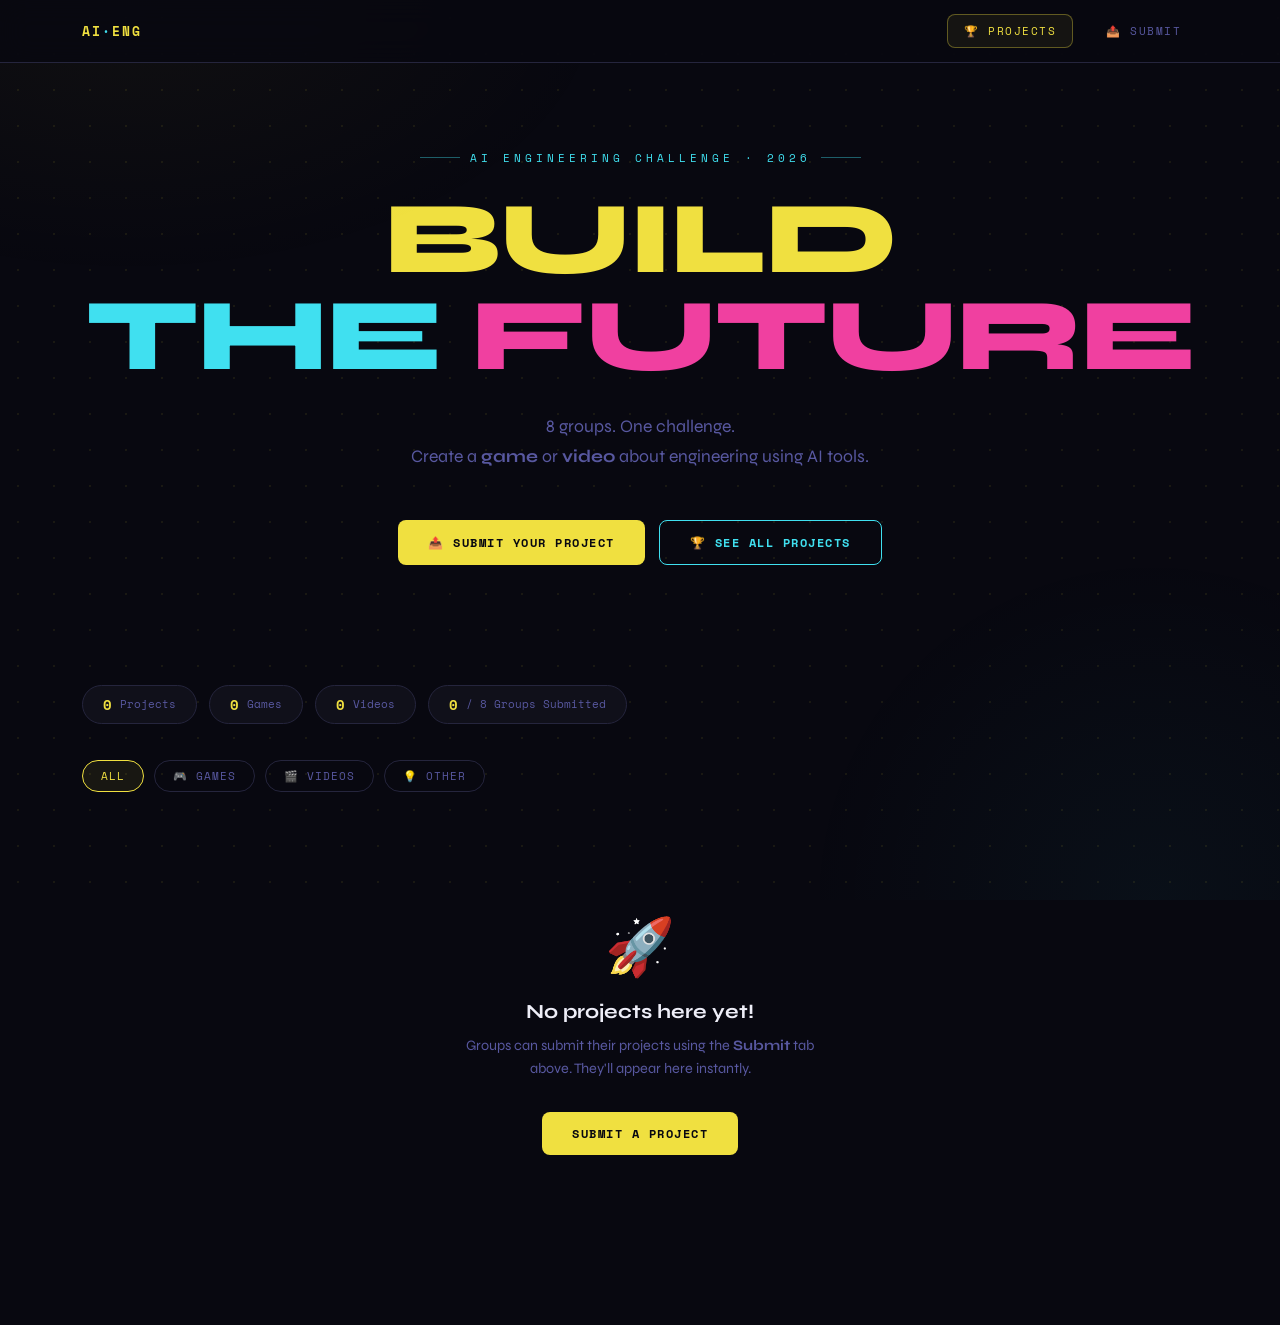
<file: engineering-day-ai (1)/site/index.html>
<!DOCTYPE html>
<html lang="en">
<head>
  <meta charset="UTF-8" />
  <meta name="viewport" content="width=device-width, initial-scale=1.0" />
  <meta name="description" content="AI Engineering Challenge 2026 — student project showcase" />
  <title>AI Engineering Challenge 2026</title>
  <link rel="stylesheet" href="css/style.css" />
</head>
<body>

  <!-- ── NAV ─────────────────────────────────────────────── -->
  <nav class="nav">
    <div class="nav-inner">
      <span class="nav-logo">AI<span>·</span>ENG</span>
      <a href="index.html"  class="nav-link active">🏆 Projects</a>
      <a href="submit.html" class="nav-link">📤 Submit</a>
    </div>
  </nav>

  <!-- ── HERO ─────────────────────────────────────────────── -->
  <section class="hero">
    <div class="hero-eyebrow anim anim-d1">AI Engineering Challenge · 2026</div>

    <h1 class="hero-title anim anim-d2">
      <span class="accent-y">BUILD</span><br>
      <span class="accent-b">THE</span>
      <span class="accent-p">FUTURE</span>
    </h1>

    <p class="hero-sub anim anim-d3">
      8 groups. One challenge.<br>
      Create a <strong>game</strong> or <strong>video</strong> about engineering using AI tools.
    </p>

    <div class="hero-btns anim anim-d4">
      <a href="submit.html" class="btn btn-primary">📤 Submit Your Project</a>
      <a href="#projects"   class="btn btn-outline">🏆 See All Projects</a>
    </div>
  </section>

  <!-- ── PROJECTS SECTION ──────────────────────────────────── -->
  <main class="wrapper" id="projects" style="padding-top:48px;padding-bottom:80px;">

    <!-- Stats -->
    <div class="stats-row">
      <div class="stat-chip">
        <strong id="stat-total">0</strong> Projects
      </div>
      <div class="stat-chip">
        <strong id="stat-games">0</strong> Games
      </div>
      <div class="stat-chip">
        <strong id="stat-videos">0</strong> Videos
      </div>
      <div class="stat-chip">
        <strong id="stat-groups">0</strong> / 8 Groups Submitted
      </div>
    </div>

    <!-- Filters -->
    <div class="filter-bar">
      <button class="filter-chip active" onclick="setFilter('all',   this)">All</button>
      <button class="filter-chip"        onclick="setFilter('game',  this)">🎮 Games</button>
      <button class="filter-chip"        onclick="setFilter('video', this)">🎬 Videos</button>
      <button class="filter-chip"        onclick="setFilter('other', this)">💡 Other</button>
    </div>

    <!-- Cards -->
    <div class="projects-grid" id="projects-grid">
      <!-- injected by projects.js -->
    </div>

  </main>

  <!-- ── MODAL ─────────────────────────────────────────────── -->
  <div class="modal-overlay" id="modal-overlay">
    <div class="modal" role="dialog" aria-modal="true" aria-labelledby="modal-title">

      <div class="modal-stripe" id="modal-stripe"></div>

      <div class="modal-inner">
        <div class="modal-header">
          <h2 class="modal-title" id="modal-title"></h2>
          <button class="modal-close" onclick="closeModal()" aria-label="Close">✕</button>
        </div>

        <div class="modal-badges" id="modal-badges"></div>

        <p class="modal-desc" id="modal-desc"></p>

        <div class="modal-section" id="modal-tools-section">
          <div class="modal-label">AI Tools Used</div>
          <div class="modal-value" id="modal-tools-value"></div>
        </div>

        <div class="modal-section" id="modal-members-section">
          <div class="modal-label">Team Members</div>
          <div class="modal-value" id="modal-members-value"></div>
        </div>

        <div class="modal-links" id="modal-links"></div>
      </div>

    </div>
  </div>

  <!-- ── TOAST ─────────────────────────────────────────────── -->
  <div class="toast" id="toast" role="alert" aria-live="polite"></div>

  <!-- ── SCRIPTS ───────────────────────────────────────────── -->
  <script src="js/data.js"></script>
  <script src="js/ui.js"></script>
  <script src="js/projects.js"></script>
  <script>
    // Boot
    document.addEventListener('DOMContentLoaded', renderProjects);
  </script>

</body>
</html>
</file>
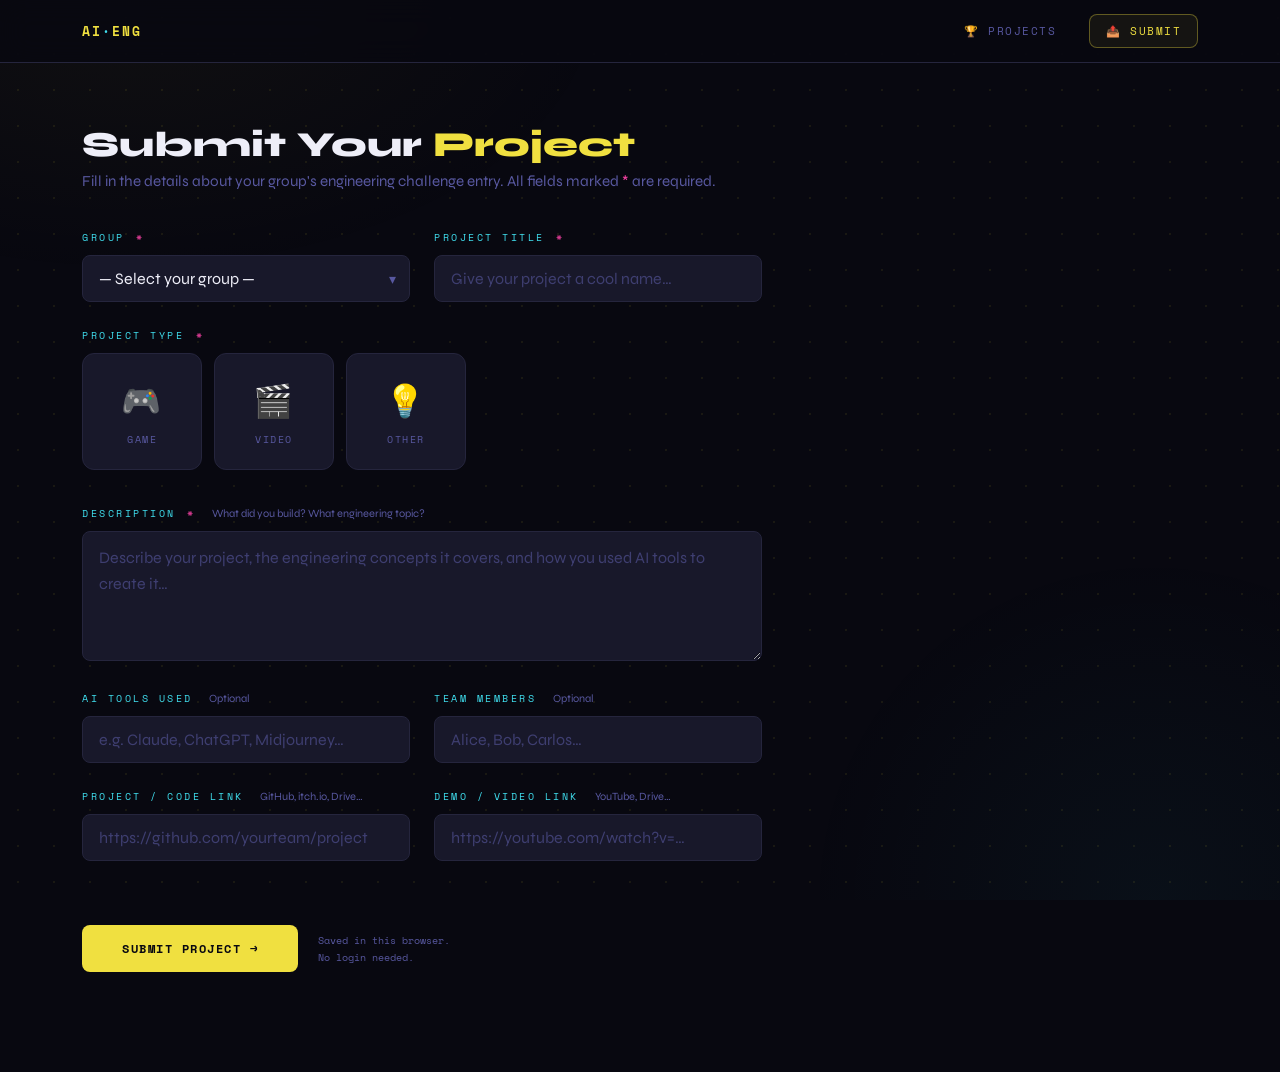
<file: engineering-day-ai (1)/site/submit.html>
<!DOCTYPE html>
<html lang="en">
<head>
  <meta charset="UTF-8" />
  <meta name="viewport" content="width=device-width, initial-scale=1.0" />
  <meta name="description" content="Submit your AI Engineering Challenge project" />
  <title>Submit Project — AI Engineering Challenge 2026</title>
  <link rel="stylesheet" href="css/style.css" />
  <style>
    /* ── extra error state ── */
    .field.field-error input,
    .field.field-error textarea,
    .field.field-error select {
      border-color: var(--accent-p);
      box-shadow: 0 0 0 3px rgba(240,64,160,.12);
    }

    .field.field-error label { color: var(--accent-p); }

    /* type-picker error */
    .field.field-error .type-picker .type-option label {
      border-color: rgba(240,64,160,.35);
    }
  </style>
</head>
<body>

  <!-- ── NAV ─────────────────────────────────────────────── -->
  <nav class="nav">
    <div class="nav-inner">
      <span class="nav-logo">AI<span>·</span>ENG</span>
      <a href="index.html"  class="nav-link">🏆 Projects</a>
      <a href="submit.html" class="nav-link active">📤 Submit</a>
    </div>
  </nav>

  <!-- ── MAIN ─────────────────────────────────────────────── -->
  <main class="wrapper" style="padding-top:60px;padding-bottom:100px;">

    <div class="form-wrap">

      <div class="section-head anim anim-d1">
        <h2>Submit Your <span class="accent-y">Project</span></h2>
        <p>Fill in the details about your group's engineering challenge entry. All fields marked <span style="color:var(--accent-p)">*</span> are required.</p>
      </div>

      <form id="submit-form" novalidate>

        <div class="form-grid">

          <!-- Group -->
          <div class="field anim anim-d2">
            <label for="f-group">Group <span class="req">*</span></label>
            <div class="select-wrap">
              <select id="f-group" name="group">
                <option value="">— Select your group —</option>
                <option value="Group 1">Group 1</option>
                <option value="Group 2">Group 2</option>
                <option value="Group 3">Group 3</option>
                <option value="Group 4">Group 4</option>
                <option value="Group 5">Group 5</option>
                <option value="Group 6">Group 6</option>
                <option value="Group 7">Group 7</option>
                <option value="Group 8">Group 8</option>
              </select>
            </div>
          </div>

          <!-- Title -->
          <div class="field anim anim-d2">
            <label for="f-title">Project Title <span class="req">*</span></label>
            <input
              type="text"
              id="f-title"
              name="title"
              placeholder="Give your project a cool name…"
              autocomplete="off"
              maxlength="120"
            />
          </div>

          <!-- Type — full width -->
          <div class="field field-full anim anim-d3" id="field-type">
            <label>Project Type <span class="req">*</span></label>
            <div class="type-picker">
              <div class="type-option">
                <input type="radio" name="type" id="t-game"  value="game"  />
                <label for="t-game">
                  <span class="ticon">🎮</span>
                  Game
                </label>
              </div>
              <div class="type-option">
                <input type="radio" name="type" id="t-video" value="video" />
                <label for="t-video">
                  <span class="ticon">🎬</span>
                  Video
                </label>
              </div>
              <div class="type-option">
                <input type="radio" name="type" id="t-other" value="other" />
                <label for="t-other">
                  <span class="ticon">💡</span>
                  Other
                </label>
              </div>
            </div>
          </div>

          <!-- Description — full width -->
          <div class="field field-full anim anim-d3">
            <label for="f-desc">
              Description <span class="req">*</span>
              <span class="hint">What did you build? What engineering topic?</span>
            </label>
            <textarea
              id="f-desc"
              name="description"
              placeholder="Describe your project, the engineering concepts it covers, and how you used AI tools to create it…"
              maxlength="1200"
            ></textarea>
          </div>

          <!-- AI Tools -->
          <div class="field anim anim-d4">
            <label for="f-tools">
              AI Tools Used
              <span class="hint">Optional</span>
            </label>
            <input
              type="text"
              id="f-tools"
              name="tools"
              placeholder="e.g. Claude, ChatGPT, Midjourney…"
              autocomplete="off"
            />
          </div>

          <!-- Team Members -->
          <div class="field anim anim-d4">
            <label for="f-members">
              Team Members
              <span class="hint">Optional</span>
            </label>
            <input
              type="text"
              id="f-members"
              name="members"
              placeholder="Alice, Bob, Carlos…"
              autocomplete="off"
            />
          </div>

          <!-- Project / Code Link -->
          <div class="field anim anim-d5">
            <label for="f-link1">
              Project / Code Link
              <span class="hint">GitHub, itch.io, Drive…</span>
            </label>
            <input
              type="url"
              id="f-link1"
              name="link1"
              placeholder="https://github.com/yourteam/project"
            />
          </div>

          <!-- Demo / Video Link -->
          <div class="field anim anim-d5">
            <label for="f-link2">
              Demo / Video Link
              <span class="hint">YouTube, Drive…</span>
            </label>
            <input
              type="url"
              id="f-link2"
              name="link2"
              placeholder="https://youtube.com/watch?v=…"
            />
          </div>

        </div><!-- /form-grid -->

        <div class="form-actions anim anim-d5">
          <button type="submit" class="btn btn-primary btn-submit">
            Submit Project →
          </button>
          <p class="form-note">
            Saved in this browser.<br>
            No login needed.
          </p>
        </div>

      </form>
    </div><!-- /form-wrap -->

  </main>

  <!-- ── TOAST ─────────────────────────────────────────────── -->
  <div class="toast" id="toast" role="alert" aria-live="polite"></div>

  <!-- ── SCRIPTS ───────────────────────────────────────────── -->
  <script src="js/data.js"></script>
  <script src="js/ui.js"></script>
  <script src="js/submit.js"></script>

</body>
</html>
</file>
<file: engineering-day-ai (1)/site/css/style.css>
/* ============================================================
   AI ENGINEERING CHALLENGE — style.css
   ============================================================ */

@import url('https://fonts.googleapis.com/css2?family=Space+Mono:ital,wght@0,400;0,700;1,400&family=Syne:wght@400;600;700;800&display=swap');

/* ── TOKENS ──────────────────────────────────────────────── */
:root {
  --bg:        #080810;
  --surface:   #10101a;
  --surface2:  #18182a;
  --surface3:  #222238;
  --accent-y:  #f0e040;   /* yellow */
  --accent-b:  #40e0f0;   /* cyan   */
  --accent-p:  #f040a0;   /* pink   */
  --accent-g:  #40f090;   /* green  */
  --text:      #eeeef8;
  --muted:     #5858a0;
  --border:    #25253d;
  --radius-sm: 8px;
  --radius-md: 12px;
  --radius-lg: 18px;
  --font-display: 'Syne', sans-serif;
  --font-mono:    'Space Mono', monospace;
  --transition:   0.22s cubic-bezier(0.4, 0, 0.2, 1);
}

/* ── RESET ───────────────────────────────────────────────── */
*, *::before, *::after { margin: 0; padding: 0; box-sizing: border-box; }

html { scroll-behavior: smooth; }

body {
  font-family: var(--font-display);
  background: var(--bg);
  color: var(--text);
  min-height: 100vh;
  overflow-x: hidden;
  -webkit-font-smoothing: antialiased;
}

/* dot-grid background */
body::before {
  content: '';
  position: fixed;
  inset: 0;
  background-image: radial-gradient(circle, rgba(240,224,64,.08) 1px, transparent 1px);
  background-size: 36px 36px;
  pointer-events: none;
  z-index: 0;
}

/* ambient glow blobs */
body::after {
  content: '';
  position: fixed;
  inset: 0;
  background:
    radial-gradient(ellipse 700px 400px at 10% 0%,  rgba(240,224,64,.04) 0%, transparent 70%),
    radial-gradient(ellipse 500px 500px at 90% 100%, rgba(64,224,240,.04) 0%, transparent 70%);
  pointer-events: none;
  z-index: 0;
}

/* ── TYPOGRAPHY HELPERS ──────────────────────────────────── */
a { text-decoration: none; color: inherit; }
strong { font-weight: 700; }

.mono { font-family: var(--font-mono); }
.accent-y { color: var(--accent-y); }
.accent-b { color: var(--accent-b); }
.accent-p { color: var(--accent-p); }
.accent-g { color: var(--accent-g); }
.muted    { color: var(--muted); }

/* ── LAYOUT ──────────────────────────────────────────────── */
.wrapper {
  position: relative;
  z-index: 1;
  max-width: 1180px;
  margin: 0 auto;
  padding: 0 32px;
}

/* ── ANIMATIONS ──────────────────────────────────────────── */
@keyframes fadeUp {
  from { opacity: 0; transform: translateY(22px); }
  to   { opacity: 1; transform: translateY(0); }
}

@keyframes pulse-ring {
  0%   { transform: scale(1);    opacity: .6; }
  100% { transform: scale(1.45); opacity: 0;  }
}

@keyframes spin {
  to { transform: rotate(360deg); }
}

.anim { opacity: 0; animation: fadeUp .55s forwards; }
.anim-d1 { animation-delay: .10s; }
.anim-d2 { animation-delay: .22s; }
.anim-d3 { animation-delay: .34s; }
.anim-d4 { animation-delay: .46s; }
.anim-d5 { animation-delay: .58s; }

/* ── NAV ─────────────────────────────────────────────────── */
.nav {
  position: sticky;
  top: 0;
  z-index: 200;
  background: rgba(8,8,16,.82);
  backdrop-filter: blur(14px);
  -webkit-backdrop-filter: blur(14px);
  border-bottom: 1px solid var(--border);
}

.nav-inner {
  display: flex;
  align-items: center;
  gap: 16px;
  padding: 14px 32px;
  max-width: 1180px;
  margin: 0 auto;
}

.nav-logo {
  font-family: var(--font-mono);
  font-size: 13px;
  font-weight: 700;
  letter-spacing: 2px;
  color: var(--accent-y);
  text-transform: uppercase;
  margin-right: auto;
}

.nav-logo span { color: var(--accent-b); }

.nav-link {
  font-family: var(--font-mono);
  font-size: 11px;
  letter-spacing: 1.5px;
  text-transform: uppercase;
  color: var(--muted);
  padding: 8px 16px;
  border-radius: var(--radius-sm);
  border: 1.5px solid transparent;
  transition: all var(--transition);
  cursor: pointer;
}

.nav-link:hover {
  color: var(--text);
  border-color: var(--border);
}

.nav-link.active {
  color: var(--accent-y);
  border-color: rgba(240,224,64,.35);
  background: rgba(240,224,64,.06);
}

/* ── HERO ────────────────────────────────────────────────── */
.hero {
  padding: 80px 32px 72px;
  max-width: 1180px;
  margin: 0 auto;
  text-align: center;
}

.hero-eyebrow {
  font-family: var(--font-mono);
  font-size: 11px;
  letter-spacing: 4px;
  text-transform: uppercase;
  color: var(--accent-b);
  margin-bottom: 24px;
  display: inline-flex;
  align-items: center;
  gap: 10px;
}

.hero-eyebrow::before,
.hero-eyebrow::after {
  content: '';
  display: block;
  height: 1px;
  width: 40px;
  background: var(--accent-b);
  opacity: .4;
}

.hero-title {
  font-size: clamp(3rem, 8vw, 6.5rem);
  font-weight: 800;
  line-height: .95;
  letter-spacing: -2px;
  margin-bottom: 28px;
}

.hero-sub {
  font-size: 1.1rem;
  color: var(--muted);
  max-width: 480px;
  margin: 0 auto 48px;
  line-height: 1.7;
}

.hero-btns {
  display: flex;
  gap: 14px;
  justify-content: center;
  flex-wrap: wrap;
}

/* ── BUTTONS ─────────────────────────────────────────────── */
.btn {
  display: inline-flex;
  align-items: center;
  gap: 8px;
  padding: 13px 30px;
  border-radius: var(--radius-sm);
  font-family: var(--font-mono);
  font-size: 12px;
  font-weight: 700;
  letter-spacing: 1.5px;
  text-transform: uppercase;
  cursor: pointer;
  border: none;
  transition: all var(--transition);
  text-decoration: none;
}

.btn-primary {
  background: var(--accent-y);
  color: #080810;
}

.btn-primary:hover {
  background: #fff;
  transform: translateY(-2px);
  box-shadow: 0 8px 28px rgba(240,224,64,.25);
}

.btn-outline {
  background: transparent;
  color: var(--accent-b);
  border: 1.5px solid var(--accent-b);
}

.btn-outline:hover {
  background: var(--accent-b);
  color: #080810;
  transform: translateY(-2px);
  box-shadow: 0 8px 28px rgba(64,224,240,.2);
}

.btn-ghost {
  background: var(--surface2);
  color: var(--muted);
  border: 1.5px solid var(--border);
}

.btn-ghost:hover {
  color: var(--text);
  border-color: var(--muted);
}

/* ── STATS ROW ───────────────────────────────────────────── */
.stats-row {
  display: flex;
  gap: 12px;
  flex-wrap: wrap;
  margin-bottom: 36px;
}

.stat-chip {
  background: var(--surface);
  border: 1px solid var(--border);
  border-radius: 100px;
  padding: 8px 20px;
  font-family: var(--font-mono);
  font-size: 11px;
  color: var(--muted);
  display: flex;
  align-items: center;
  gap: 8px;
}

.stat-chip strong {
  font-size: 14px;
  color: var(--accent-y);
}

/* ── FILTER BAR ──────────────────────────────────────────── */
.filter-bar {
  display: flex;
  gap: 10px;
  margin-bottom: 32px;
  flex-wrap: wrap;
  align-items: center;
}

.filter-chip {
  padding: 7px 18px;
  border-radius: 100px;
  border: 1.5px solid var(--border);
  background: transparent;
  color: var(--muted);
  font-family: var(--font-mono);
  font-size: 11px;
  letter-spacing: 1px;
  text-transform: uppercase;
  cursor: pointer;
  transition: all var(--transition);
}

.filter-chip:hover {
  border-color: var(--accent-y);
  color: var(--accent-y);
}

.filter-chip.active {
  border-color: var(--accent-y);
  color: var(--accent-y);
  background: rgba(240,224,64,.07);
}

/* ── PROJECT GRID ────────────────────────────────────────── */
.projects-grid {
  display: grid;
  grid-template-columns: repeat(auto-fill, minmax(320px, 1fr));
  gap: 22px;
}

/* ── PROJECT CARD ────────────────────────────────────────── */
.project-card {
  background: var(--surface);
  border: 1px solid var(--border);
  border-radius: var(--radius-md);
  overflow: hidden;
  cursor: pointer;
  transition: transform var(--transition), border-color var(--transition), box-shadow var(--transition);
  animation: fadeUp .5s forwards;
}

.project-card:hover {
  transform: translateY(-5px);
  border-color: rgba(240,224,64,.4);
  box-shadow: 0 16px 48px rgba(240,224,64,.08);
}

.card-stripe { height: 5px; }

.card-body { padding: 24px; }

.card-meta {
  display: flex;
  align-items: center;
  justify-content: space-between;
  margin-bottom: 14px;
  gap: 8px;
}

.group-tag {
  font-family: var(--font-mono);
  font-size: 10px;
  letter-spacing: 1.5px;
  color: var(--accent-b);
  background: rgba(64,224,240,.1);
  border: 1px solid rgba(64,224,240,.2);
  padding: 4px 10px;
  border-radius: 4px;
  text-transform: uppercase;
}

.type-badge {
  font-family: var(--font-mono);
  font-size: 10px;
  letter-spacing: 1px;
  padding: 4px 10px;
  border-radius: 4px;
  text-transform: uppercase;
}

.type-game  { background: rgba(240,64,160,.12); color: var(--accent-p); border: 1px solid rgba(240,64,160,.25); }
.type-video { background: rgba(64,224,240,.10); color: var(--accent-b); border: 1px solid rgba(64,224,240,.25); }
.type-other { background: rgba(240,224,64,.10); color: var(--accent-y); border: 1px solid rgba(240,224,64,.25); }

.card-title {
  font-size: 1.15rem;
  font-weight: 700;
  line-height: 1.3;
  margin-bottom: 10px;
}

.card-desc {
  font-size: .875rem;
  color: var(--muted);
  line-height: 1.65;
  margin-bottom: 20px;
  display: -webkit-box;
  -webkit-line-clamp: 3;
  -webkit-box-orient: vertical;
  overflow: hidden;
}

.card-footer {
  display: flex;
  align-items: center;
  gap: 8px;
  flex-wrap: wrap;
}

.card-link {
  display: inline-flex;
  align-items: center;
  gap: 5px;
  font-family: var(--font-mono);
  font-size: 10px;
  letter-spacing: 1px;
  padding: 5px 12px;
  border-radius: 5px;
  border: 1px solid var(--border);
  color: var(--muted);
  text-decoration: none;
  transition: all var(--transition);
  text-transform: uppercase;
}

.card-link:hover {
  border-color: var(--accent-b);
  color: var(--accent-b);
}

.card-date {
  margin-left: auto;
  font-family: var(--font-mono);
  font-size: 10px;
  color: var(--border);
}

/* ── EMPTY STATE ─────────────────────────────────────────── */
.empty-state {
  grid-column: 1 / -1;
  text-align: center;
  padding: 90px 40px;
}

.empty-icon { font-size: 3.5rem; margin-bottom: 18px; }

.empty-state h3 {
  font-size: 1.25rem;
  font-weight: 700;
  margin-bottom: 10px;
}

.empty-state p {
  color: var(--muted);
  font-size: .9rem;
  line-height: 1.6;
  max-width: 360px;
  margin: 0 auto 28px;
}

/* ── SECTION HEADING ─────────────────────────────────────── */
.section-head {
  margin-bottom: 40px;
}

.section-head h2 {
  font-size: 2.2rem;
  font-weight: 800;
  margin-bottom: 6px;
}

.section-head p {
  color: var(--muted);
  font-size: .95rem;
}

/* ── FORM ────────────────────────────────────────────────── */
.form-wrap {
  max-width: 680px;
}

.form-grid {
  display: grid;
  grid-template-columns: 1fr 1fr;
  gap: 0 24px;
}

.form-grid .field-full { grid-column: 1 / -1; }

.field {
  margin-bottom: 26px;
}

.field label {
  display: block;
  font-family: var(--font-mono);
  font-size: 10px;
  letter-spacing: 2.5px;
  text-transform: uppercase;
  color: var(--accent-b);
  margin-bottom: 10px;
}

.field label .req { color: var(--accent-p); margin-left: 3px; }

.field label .hint {
  font-family: var(--font-display);
  font-size: 11px;
  color: var(--muted);
  letter-spacing: 0;
  text-transform: none;
  margin-left: 8px;
}

.field input,
.field textarea,
.field select {
  width: 100%;
  background: var(--surface2);
  border: 1.5px solid var(--border);
  color: var(--text);
  padding: 13px 16px;
  border-radius: var(--radius-sm);
  font-family: var(--font-display);
  font-size: 1rem;
  outline: none;
  transition: border-color var(--transition), box-shadow var(--transition);
  appearance: none;
}

.field input::placeholder,
.field textarea::placeholder { color: var(--muted); opacity: .6; }

.field input:focus,
.field textarea:focus,
.field select:focus {
  border-color: var(--accent-y);
  box-shadow: 0 0 0 3px rgba(240,224,64,.1);
}

.field textarea {
  resize: vertical;
  min-height: 130px;
  line-height: 1.6;
}

.field select option { background: var(--surface2); }

/* custom select arrow */
.select-wrap { position: relative; }
.select-wrap::after {
  content: '▾';
  position: absolute;
  right: 14px;
  top: 50%;
  transform: translateY(-50%);
  color: var(--muted);
  pointer-events: none;
  font-size: 14px;
}

/* ── RADIO TYPE PICKER ───────────────────────────────────── */
.type-picker {
  display: flex;
  gap: 12px;
  flex-wrap: wrap;
}

.type-option input[type=radio] { display: none; }

.type-option label {
  display: flex;
  flex-direction: column;
  align-items: center;
  gap: 8px;
  padding: 22px 28px;
  border: 1.5px solid var(--border);
  border-radius: var(--radius-md);
  cursor: pointer;
  transition: all var(--transition);
  background: var(--surface2);
  min-width: 120px;
  font-family: var(--font-mono);
  font-size: 10px;
  letter-spacing: 1.5px;
  text-transform: uppercase;
  color: var(--muted);
}

.type-option label .ticon { font-size: 2rem; }

.type-option input:checked + label {
  border-color: var(--accent-y);
  color: var(--accent-y);
  background: rgba(240,224,64,.06);
}

.type-option label:hover {
  border-color: var(--accent-y);
  color: var(--accent-y);
}

/* ── FORM SUBMIT ROW ─────────────────────────────────────── */
.form-actions {
  display: flex;
  align-items: center;
  gap: 20px;
  margin-top: 38px;
  flex-wrap: wrap;
}

.form-note {
  font-family: var(--font-mono);
  font-size: 10px;
  color: var(--muted);
  line-height: 1.7;
}

.btn-submit {
  padding: 15px 40px;
  font-size: 12px;
}

/* ── DIVIDER ─────────────────────────────────────────────── */
.divider {
  height: 1px;
  background: var(--border);
  margin: 56px 0;
}

/* ── MODAL ───────────────────────────────────────────────── */
.modal-overlay {
  display: none;
  position: fixed;
  inset: 0;
  background: rgba(8,8,16,.88);
  z-index: 500;
  backdrop-filter: blur(8px);
  -webkit-backdrop-filter: blur(8px);
  align-items: center;
  justify-content: center;
  padding: 24px;
}

.modal-overlay.open { display: flex; }

.modal {
  background: var(--surface);
  border: 1px solid var(--border);
  border-radius: var(--radius-lg);
  max-width: 640px;
  width: 100%;
  max-height: 90vh;
  overflow-y: auto;
  animation: fadeUp .3s forwards;
}

.modal-stripe { height: 7px; border-radius: var(--radius-lg) var(--radius-lg) 0 0; }

.modal-inner { padding: 36px; }

.modal-header {
  display: flex;
  justify-content: space-between;
  align-items: flex-start;
  gap: 16px;
  margin-bottom: 16px;
}

.modal-title { font-size: 1.7rem; font-weight: 800; line-height: 1.2; }

.modal-close {
  background: var(--surface3);
  border: 1px solid var(--border);
  color: var(--muted);
  width: 36px;
  height: 36px;
  border-radius: var(--radius-sm);
  font-size: 18px;
  line-height: 1;
  cursor: pointer;
  flex-shrink: 0;
  transition: all var(--transition);
  display: flex;
  align-items: center;
  justify-content: center;
}

.modal-close:hover { color: var(--text); background: var(--border); }

.modal-badges { display: flex; gap: 8px; margin-bottom: 22px; flex-wrap: wrap; }

.modal-desc {
  font-size: .95rem;
  color: var(--muted);
  line-height: 1.75;
  margin-bottom: 28px;
}

.modal-section {
  margin-bottom: 22px;
}

.modal-label {
  font-family: var(--font-mono);
  font-size: 9px;
  letter-spacing: 2.5px;
  text-transform: uppercase;
  color: var(--accent-b);
  margin-bottom: 10px;
}

.modal-value {
  font-size: .9rem;
  color: var(--muted);
  line-height: 1.6;
}

.modal-links { display: flex; gap: 12px; flex-wrap: wrap; margin-top: 28px; }

.modal-link {
  display: inline-flex;
  align-items: center;
  gap: 8px;
  padding: 11px 22px;
  background: var(--surface2);
  border: 1.5px solid var(--border);
  border-radius: var(--radius-sm);
  color: var(--text);
  font-family: var(--font-mono);
  font-size: 11px;
  letter-spacing: 1px;
  text-transform: uppercase;
  text-decoration: none;
  transition: all var(--transition);
}

.modal-link:hover {
  border-color: var(--accent-y);
  color: var(--accent-y);
  background: rgba(240,224,64,.05);
}

/* ── TOAST ───────────────────────────────────────────────── */
.toast {
  position: fixed;
  bottom: 32px;
  right: 32px;
  z-index: 999;
  padding: 14px 24px;
  border-radius: 10px;
  font-family: var(--font-mono);
  font-size: 12px;
  font-weight: 700;
  letter-spacing: 1px;
  pointer-events: none;
  transform: translateY(24px);
  opacity: 0;
  transition: all var(--transition);
}

.toast.show { transform: translateY(0); opacity: 1; }
.toast.success { background: var(--accent-g); color: #080810; }
.toast.error   { background: var(--accent-p); color: #fff; }

/* ── GROUP COLORS ────────────────────────────────────────── */
.gc-0 { background: linear-gradient(90deg, #f040a0 0%, #f0e040 100%); }
.gc-1 { background: linear-gradient(90deg, #40e0f0 0%, #40f090 100%); }
.gc-2 { background: linear-gradient(90deg, #f0e040 0%, #f09040 100%); }
.gc-3 { background: linear-gradient(90deg, #a040f0 0%, #f040a0 100%); }
.gc-4 { background: linear-gradient(90deg, #40f090 0%, #40e0f0 100%); }
.gc-5 { background: linear-gradient(90deg, #f09040 0%, #f0e040 100%); }
.gc-6 { background: linear-gradient(90deg, #40a0f0 0%, #a040f0 100%); }
.gc-7 { background: linear-gradient(90deg, #f040a0 0%, #40a0f0 100%); }

/* ── RESPONSIVE ──────────────────────────────────────────── */
@media (max-width: 768px) {
  .nav-inner { padding: 12px 20px; }
  .hero { padding: 60px 20px 56px; }
  .wrapper { padding: 0 20px; }
  .form-grid { grid-template-columns: 1fr; }
  .form-grid .field-full { grid-column: 1; }
  .modal-inner { padding: 24px; }
  .toast { right: 16px; bottom: 16px; left: 16px; text-align: center; }
}

@media (max-width: 480px) {
  .hero-title { letter-spacing: -1px; }
  .type-picker { flex-direction: column; }
  .type-option label { flex-direction: row; padding: 16px 20px; min-width: unset; width: 100%; }
}
</file>
